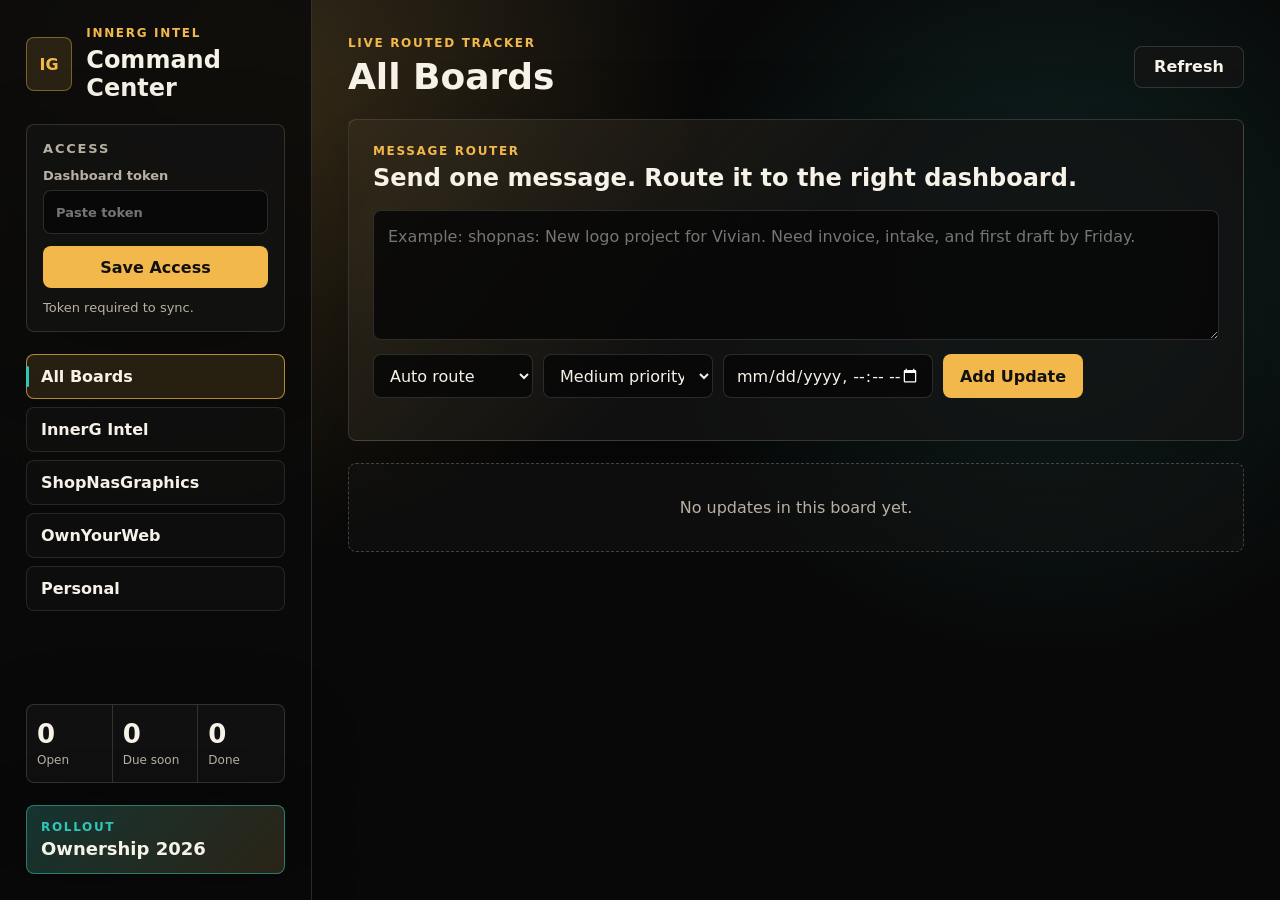
<file: index.html>
<!doctype html>
<html lang="en">
  <head>
    <meta charset="utf-8" />
    <meta name="viewport" content="width=device-width, initial-scale=1" />
    <title>InnerG Command Center</title>
    <link rel="stylesheet" href="styles.css" />
  </head>
  <body>
    <div class="app-shell">
      <aside class="sidebar">
        <div class="brand-block">
          <span class="brand-mark">IG</span>
          <div>
            <p class="eyebrow">InnerG Intel</p>
            <h1>Command Center</h1>
          </div>
        </div>

        <section class="access-panel">
          <p class="eyebrow">Access</p>
          <label>
            <span>Dashboard token</span>
            <input id="access-token" type="password" placeholder="Paste token" autocomplete="off" />
          </label>
          <button id="save-token" type="button">Save Access</button>
          <p id="access-status">Token required to sync across devices.</p>
        </section>

        <nav class="board-tabs" aria-label="Dashboard boards">
          <button class="board-tab is-active" data-board="all" type="button">All Boards</button>
          <button class="board-tab" data-board="eco" type="button">InnerG Intel</button>
          <button class="board-tab" data-board="shopnasgfx" type="button">ShopNasGraphics</button>
          <button class="board-tab" data-board="ownyourweb" type="button">OwnYourWeb</button>
          <button class="board-tab" data-board="energy" type="button">Personal</button>
        </nav>

        <section class="stats-panel">
          <div><strong id="stat-open">0</strong><span>Open</span></div>
          <div><strong id="stat-due">0</strong><span>Due soon</span></div>
          <div><strong id="stat-done">0</strong><span>Done</span></div>
        </section>

        <a class="rollout-link" href="rollouts/ownership-2026/">
          <span>Rollout</span>
          <strong>Ownership 2026</strong>
        </a>
      </aside>

      <main class="workspace">
        <header class="topbar">
          <div>
            <p class="eyebrow">Live routed tracker</p>
            <h2 id="board-title">All Boards</h2>
          </div>
          <button id="refresh" class="secondary-button" type="button">Refresh</button>
        </header>

        <section class="quick-add">
          <div>
            <p class="eyebrow">Message router</p>
            <h2>Send one message. Route it to the right dashboard.</h2>
          </div>
          <form id="quick-form">
            <textarea id="quick-message" placeholder="Example: shopnas: New logo project for Vivian. Need invoice, intake, and first draft by Friday." required></textarea>
            <div class="form-row">
              <select id="manual-board">
                <option value="auto">Auto route</option>
                <option value="eco">InnerG Intel</option>
                <option value="shopnasgfx">ShopNasGraphics</option>
                <option value="ownyourweb">OwnYourWeb</option>
                <option value="energy">Personal</option>
              </select>
              <select id="priority">
                <option value="medium">Medium priority</option>
                <option value="high">High priority</option>
                <option value="low">Low priority</option>
              </select>
              <input id="due-at" type="datetime-local" />
              <button type="submit">Add Update</button>
            </div>
          </form>
          <p id="form-status" role="status"></p>
        </section>

        <section class="board-grid" id="board-grid"></section>
      </main>
    </div>

    <template id="item-template">
      <article class="item-card">
        <div class="item-meta">
          <span class="board-pill"></span>
          <span class="priority-pill"></span>
          <span class="status-pill"></span>
        </div>
        <h3></h3>
        <p class="item-body"></p>
        <div class="item-footer">
          <time></time>
          <div class="item-actions">
            <button class="status-button" data-status="active" type="button">Active</button>
            <button class="status-button" data-status="waiting" type="button">Waiting</button>
            <button class="status-button" data-status="done" type="button">Done</button>
          </div>
        </div>
      </article>
    </template>

    <script src="config.js"></script>
    <script src="app.js"></script>
  </body>
</html>
</file>
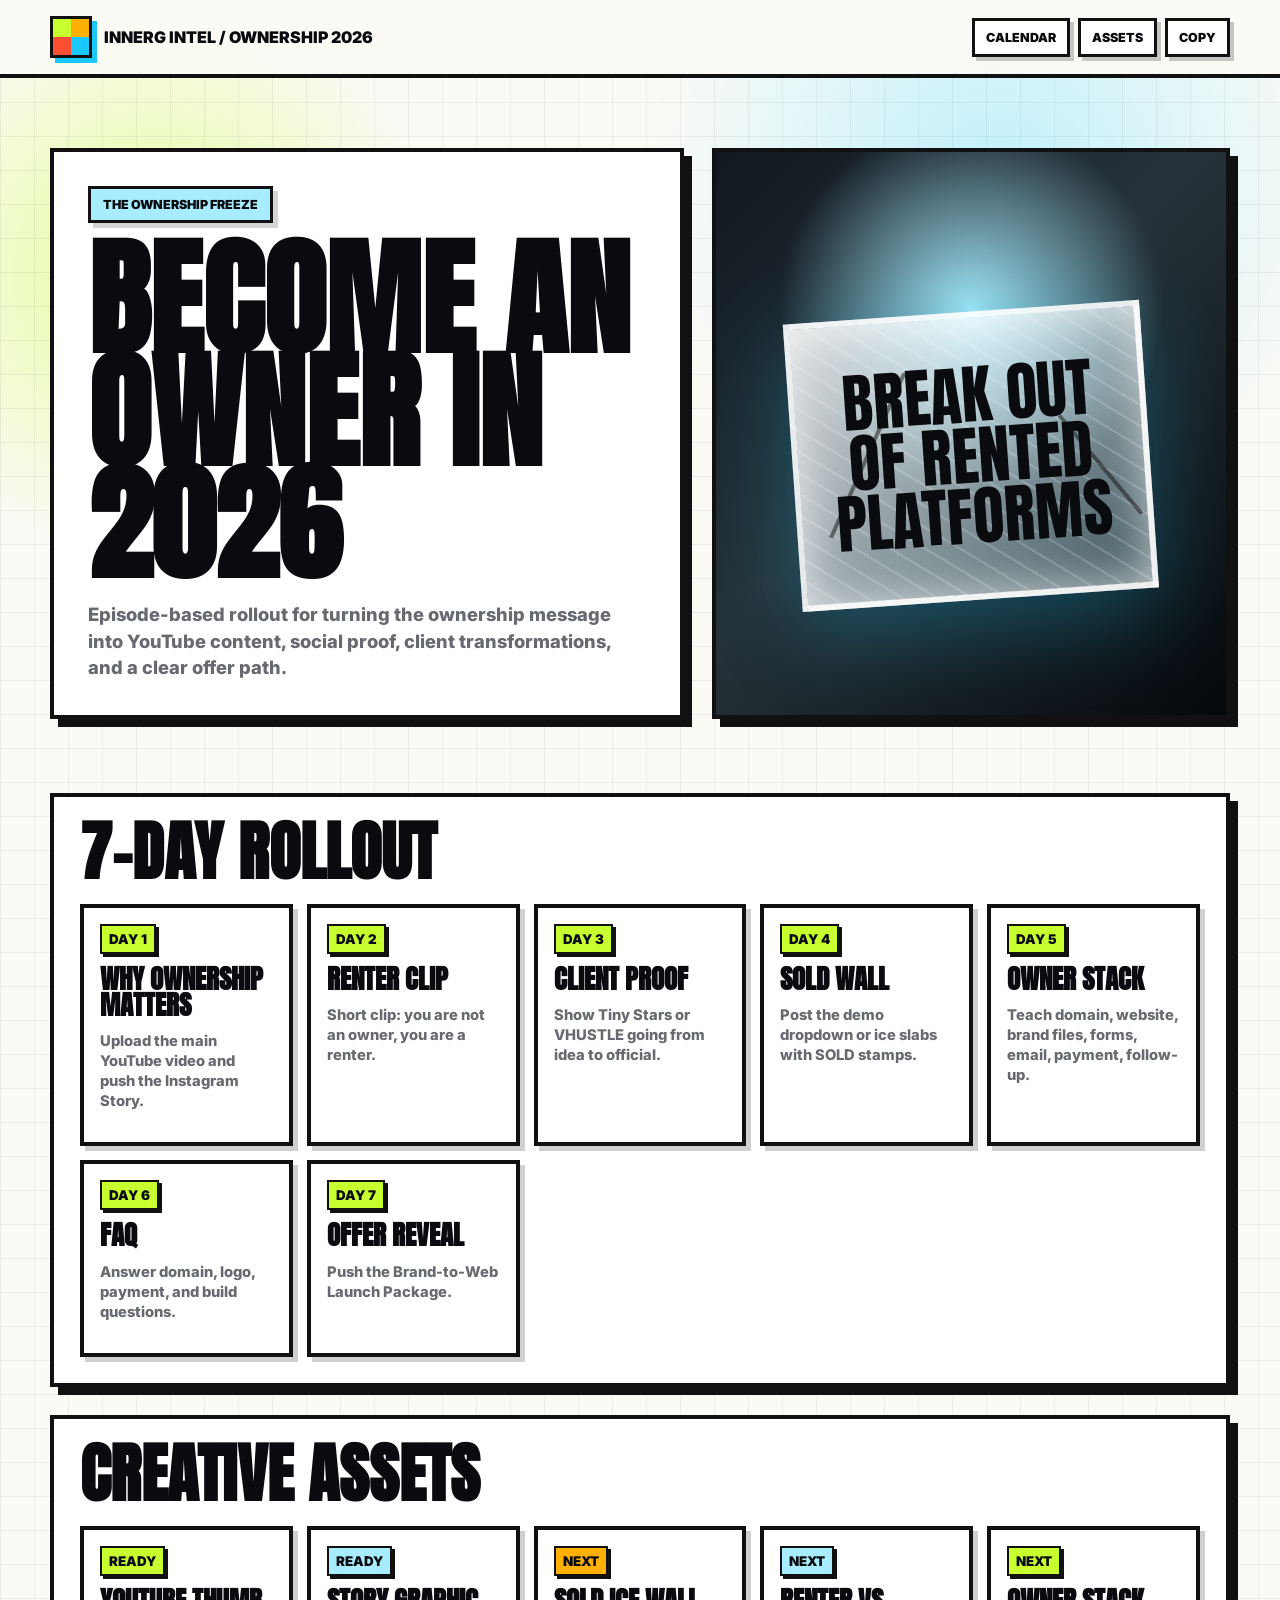
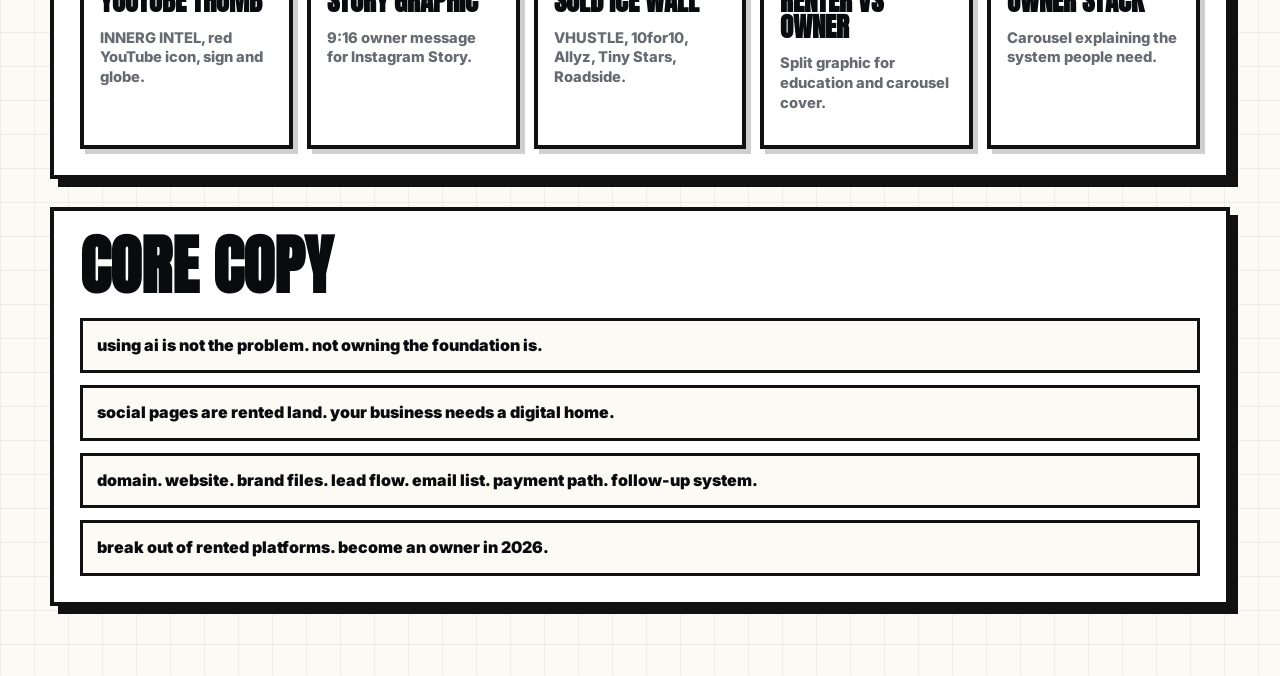
<file: rollouts/ownership-2026/index.html>
<!DOCTYPE html>
<html lang="en">
<head>
  <meta charset="UTF-8">
  <meta name="viewport" content="width=device-width, initial-scale=1.0">
  <title>Ownership 2026 Rollout Command Center</title>
  <link rel="preconnect" href="https://fonts.googleapis.com">
  <link rel="preconnect" href="https://fonts.gstatic.com" crossorigin>
  <link href="https://fonts.googleapis.com/css2?family=Anton&family=Inter:wght@500;700;800;900&display=swap" rel="stylesheet">
  <style>
    :root {
      --ink: #090b0e;
      --paper: #fbfaf5;
      --white: #ffffff;
      --muted: #676a70;
      --line: #111111;
      --ice: #a8edff;
      --cyan: #18c8ff;
      --lime: #c8ff2e;
      --orange: #ffb000;
      --coral: #ff4f32;
      --shadow: 8px 8px 0 var(--line);
    }

    * { box-sizing: border-box; }

    html {
      background: var(--paper);
      scroll-behavior: smooth;
    }

    body {
      margin: 0;
      color: var(--ink);
      font-family: Inter, Arial, sans-serif;
      background:
        linear-gradient(90deg, rgba(9,11,14,.055) 1px, transparent 1px),
        linear-gradient(180deg, rgba(9,11,14,.055) 1px, transparent 1px),
        radial-gradient(circle at 78% 8%, rgba(168,237,255,.7), transparent 22rem),
        radial-gradient(circle at 12% 12%, rgba(200,255,46,.45), transparent 18rem),
        var(--paper);
      background-size: 34px 34px, 34px 34px, auto, auto, auto;
    }

    a { color: inherit; }

    .wrap {
      width: min(1180px, calc(100% - 32px));
      margin: 0 auto;
    }

    header {
      border-bottom: 4px solid var(--line);
      background: rgba(251,250,245,.92);
      position: sticky;
      top: 0;
      z-index: 10;
      backdrop-filter: blur(12px);
    }

    .topbar {
      min-height: 74px;
      display: flex;
      align-items: center;
      justify-content: space-between;
      gap: 16px;
      flex-wrap: wrap;
    }

    .brand {
      display: flex;
      align-items: center;
      gap: 12px;
      font-weight: 1000;
      text-transform: uppercase;
    }

    .mark {
      width: 42px;
      height: 42px;
      display: grid;
      grid-template-columns: 1fr 1fr;
      border: 3px solid var(--line);
      box-shadow: 5px 5px 0 var(--cyan);
      background: var(--line);
    }

    .mark span:nth-child(1) { background: var(--lime); }
    .mark span:nth-child(2) { background: var(--orange); }
    .mark span:nth-child(3) { background: var(--coral); }
    .mark span:nth-child(4) { background: var(--cyan); }

    nav {
      display: flex;
      gap: 8px;
      flex-wrap: wrap;
      justify-content: flex-end;
    }

    nav a {
      border: 3px solid var(--line);
      background: var(--white);
      padding: 9px 11px;
      box-shadow: 4px 4px 0 rgba(17,17,17,.22);
      font-size: .78rem;
      font-weight: 900;
      text-decoration: none;
      text-transform: uppercase;
    }

    .hero {
      padding: 70px 0 44px;
      display: grid;
      grid-template-columns: minmax(0, 1.1fr) minmax(320px, .9fr);
      gap: 28px;
      align-items: stretch;
    }

    .hero-copy,
    .freeze-card,
    .panel,
    .day,
    .asset {
      border: 4px solid var(--line);
      background: var(--white);
      box-shadow: var(--shadow);
    }

    .hero-copy {
      padding: 34px;
    }

    .kicker {
      display: inline-flex;
      border: 3px solid var(--line);
      background: var(--ice);
      padding: 8px 12px;
      box-shadow: 5px 5px 0 rgba(17,17,17,.18);
      font-size: .78rem;
      font-weight: 1000;
      text-transform: uppercase;
    }

    h1,
    h2,
    h3 {
      font-family: Anton, Impact, sans-serif;
      letter-spacing: 0;
      text-transform: uppercase;
    }

    h1 {
      margin: 20px 0 0;
      max-width: 760px;
      font-size: clamp(4.6rem, 10vw, 8.5rem);
      line-height: .88;
    }

    .lead {
      margin: 20px 0 0;
      max-width: 700px;
      color: var(--muted);
      font-size: 1.15rem;
      font-weight: 800;
      line-height: 1.45;
    }

    .freeze-card {
      position: relative;
      min-height: 460px;
      overflow: hidden;
      background:
        radial-gradient(circle at 50% 28%, rgba(168,237,255,.95), transparent 12rem),
        linear-gradient(135deg, #111820, #26333a 45%, #05080b);
    }

    .ice-block {
      position: absolute;
      left: 50%;
      top: 54%;
      width: 70%;
      aspect-ratio: 1.24 / 1;
      transform: translate(-50%, -50%) rotate(-4deg);
      border: 6px solid rgba(255,255,255,.85);
      background:
        linear-gradient(135deg, rgba(255,255,255,.8), rgba(168,237,255,.28)),
        repeating-linear-gradient(35deg, rgba(255,255,255,.2) 0 2px, transparent 2px 18px);
      box-shadow: 0 24px 90px rgba(24,200,255,.28), inset 0 0 48px rgba(255,255,255,.75);
    }

    .ice-block::before,
    .ice-block::after {
      content: "";
      position: absolute;
      background: var(--line);
      opacity: .5;
      transform-origin: top left;
    }

    .ice-block::before {
      left: 32%;
      top: 18%;
      width: 4px;
      height: 180px;
      transform: rotate(28deg);
    }

    .ice-block::after {
      right: 23%;
      top: 38%;
      width: 4px;
      height: 128px;
      transform: rotate(-36deg);
    }

    .frozen-text {
      position: absolute;
      inset: 0;
      display: grid;
      place-items: center;
      text-align: center;
      padding: 34px;
      font-family: Anton, Impact, sans-serif;
      font-size: clamp(2.4rem, 5vw, 4rem);
      line-height: .95;
      text-transform: uppercase;
    }

    .sections {
      padding: 30px 0 70px;
      display: grid;
      gap: 28px;
    }

    .panel {
      padding: 26px;
    }

    .panel h2 {
      margin: 0;
      font-size: clamp(2.2rem, 5vw, 4.1rem);
      line-height: .92;
    }

    .grid {
      margin-top: 22px;
      display: grid;
      grid-template-columns: repeat(5, minmax(0, 1fr));
      gap: 14px;
    }

    .day,
    .asset {
      padding: 16px;
      box-shadow: 5px 5px 0 rgba(17,17,17,.2);
      min-height: 180px;
    }

    .day strong,
    .asset strong {
      display: block;
      font-family: Anton, Impact, sans-serif;
      font-size: 1.7rem;
      text-transform: uppercase;
      line-height: .95;
    }

    .day small,
    .asset small {
      display: inline-flex;
      margin-bottom: 12px;
      border: 2px solid var(--line);
      background: var(--lime);
      padding: 5px 7px;
      font-weight: 1000;
      text-transform: uppercase;
      box-shadow: 3px 3px 0 var(--line);
    }

    .day p,
    .asset p {
      color: var(--muted);
      font-size: .92rem;
      font-weight: 800;
      line-height: 1.35;
    }

    .asset:nth-child(2n) small { background: var(--ice); }
    .asset:nth-child(3n) small { background: var(--orange); }

    .copy-box {
      margin-top: 22px;
      display: grid;
      gap: 12px;
    }

    .copy-box p {
      border: 3px solid var(--line);
      background: var(--paper);
      margin: 0;
      padding: 14px;
      font-weight: 900;
      line-height: 1.35;
    }

    @media (max-width: 980px) {
      .hero {
        grid-template-columns: 1fr;
      }

      .grid {
        grid-template-columns: repeat(2, minmax(0, 1fr));
      }
    }

    @media (max-width: 620px) {
      h1 {
        font-size: 4.2rem;
      }

      .grid {
        grid-template-columns: 1fr;
      }

      .topbar {
        align-items: flex-start;
        padding: 14px 0;
      }
    }
  </style>
</head>
<body>
  <header>
    <div class="wrap topbar">
      <div class="brand">
        <span class="mark" aria-hidden="true"><span></span><span></span><span></span><span></span></span>
        <span>INNERG INTEL / OWNERSHIP 2026</span>
      </div>
      <nav aria-label="Rollout navigation">
        <a href="#calendar">Calendar</a>
        <a href="#assets">Assets</a>
        <a href="#copy">Copy</a>
      </nav>
    </div>
  </header>

  <main>
    <section class="wrap hero">
      <div class="hero-copy">
        <span class="kicker">The Ownership Freeze</span>
        <h1>Become An Owner In 2026</h1>
        <p class="lead">Episode-based rollout for turning the ownership message into YouTube content, social proof, client transformations, and a clear offer path.</p>
      </div>
      <div class="freeze-card" aria-label="Frozen domain concept">
        <div class="ice-block">
          <div class="frozen-text">break out of rented platforms</div>
        </div>
      </div>
    </section>

    <div class="wrap sections">
      <section class="panel" id="calendar">
        <h2>7-Day Rollout</h2>
        <div class="grid">
          <article class="day"><small>Day 1</small><strong>Why Ownership Matters</strong><p>Upload the main YouTube video and push the Instagram Story.</p></article>
          <article class="day"><small>Day 2</small><strong>Renter Clip</strong><p>Short clip: you are not an owner, you are a renter.</p></article>
          <article class="day"><small>Day 3</small><strong>Client Proof</strong><p>Show Tiny Stars or VHUSTLE going from idea to official.</p></article>
          <article class="day"><small>Day 4</small><strong>Sold Wall</strong><p>Post the demo dropdown or ice slabs with SOLD stamps.</p></article>
          <article class="day"><small>Day 5</small><strong>Owner Stack</strong><p>Teach domain, website, brand files, forms, email, payment, follow-up.</p></article>
          <article class="day"><small>Day 6</small><strong>FAQ</strong><p>Answer domain, logo, payment, and build questions.</p></article>
          <article class="day"><small>Day 7</small><strong>Offer Reveal</strong><p>Push the Brand-to-Web Launch Package.</p></article>
        </div>
      </section>

      <section class="panel" id="assets">
        <h2>Creative Assets</h2>
        <div class="grid">
          <article class="asset"><small>Ready</small><strong>YouTube Thumb</strong><p>INNERG INTEL, red YouTube icon, sign and globe.</p></article>
          <article class="asset"><small>Ready</small><strong>Story Graphic</strong><p>9:16 owner message for Instagram Story.</p></article>
          <article class="asset"><small>Next</small><strong>Sold Ice Wall</strong><p>VHUSTLE, 10for10, Allyz, Tiny Stars, Roadside.</p></article>
          <article class="asset"><small>Next</small><strong>Renter vs Owner</strong><p>Split graphic for education and carousel cover.</p></article>
          <article class="asset"><small>Next</small><strong>Owner Stack</strong><p>Carousel explaining the system people need.</p></article>
        </div>
      </section>

      <section class="panel" id="copy">
        <h2>Core Copy</h2>
        <div class="copy-box">
          <p>using ai is not the problem. not owning the foundation is.</p>
          <p>social pages are rented land. your business needs a digital home.</p>
          <p>domain. website. brand files. lead flow. email list. payment path. follow-up system.</p>
          <p>break out of rented platforms. become an owner in 2026.</p>
        </div>
      </section>
    </div>
  </main>
</body>
</html>
</file>
<file: styles.css>
:root {
  color-scheme: dark;
  --bg: #080808;
  --panel: rgba(20, 20, 20, 0.78);
  --panel-2: rgba(27, 27, 27, 0.92);
  --surface: #101010;
  --line: rgba(255, 255, 255, 0.14);
  --text: #f7f2e8;
  --muted: #b8b0a3;
  --accent: #f2b84b;
  --accent-2: #31c7b7;
  --green: #47d18c;
  --blue: #7aa7ff;
  --rose: #ef8daa;
  --shadow: 0 22px 80px rgba(0, 0, 0, 0.24);
}

* { box-sizing: border-box; }

body {
  margin: 0;
  min-height: 100vh;
  background:
    radial-gradient(circle at 20% 12%, rgba(242, 184, 75, 0.18), transparent 28rem),
    radial-gradient(circle at 82% 30%, rgba(49, 199, 183, 0.16), transparent 24rem),
    linear-gradient(135deg, rgba(255, 255, 255, 0.035), transparent 34rem),
    var(--bg);
  color: var(--text);
  font-family: Inter, ui-sans-serif, system-ui, -apple-system, BlinkMacSystemFont, "Segoe UI", sans-serif;
}

button, input, select, textarea { font: inherit; }

.app-shell {
  display: grid;
  grid-template-columns: 312px minmax(0, 1fr);
  min-height: 100vh;
}

.sidebar {
  position: sticky;
  top: 0;
  display: flex;
  flex-direction: column;
  gap: 22px;
  height: 100vh;
  padding: 26px;
  background: rgba(10, 10, 10, 0.84);
  backdrop-filter: blur(18px);
  border-right: 1px solid var(--line);
}

.brand-block {
  display: flex;
  align-items: center;
  gap: 14px;
}

.brand-mark {
  display: grid;
  place-items: center;
  width: 54px;
  height: 54px;
  border: 1px solid rgba(242, 184, 75, 0.42);
  border-radius: 8px;
  background: rgba(242, 184, 75, 0.12);
  color: var(--accent);
  font-weight: 900;
  letter-spacing: 0;
}

.eyebrow {
  margin: 0 0 6px;
  color: var(--accent);
  font-size: 12px;
  font-weight: 800;
  letter-spacing: 0.14em;
  text-transform: uppercase;
}

h1, h2, h3, p { margin-top: 0; }
h1 { margin-bottom: 0; font-size: 24px; letter-spacing: 0; }

.access-panel,
.stats-panel,
.quick-add,
.item-card {
  border: 1px solid var(--line);
  border-radius: 8px;
  background: var(--panel);
  box-shadow: var(--shadow);
}

.access-panel {
  display: grid;
  gap: 12px;
  padding: 16px;
  background: rgba(20, 20, 20, 0.72);
}

label {
  display: grid;
  gap: 7px;
  color: var(--muted);
  font-size: 13px;
  font-weight: 750;
}

input, select, textarea {
  width: 100%;
  border: 1px solid var(--line);
  border-radius: 8px;
  background: rgba(8, 8, 8, 0.86);
  color: var(--text);
  outline: none;
}

input, select { height: 44px; padding: 0 12px; }
textarea { min-height: 130px; padding: 14px; resize: vertical; line-height: 1.5; }

input:focus, select:focus, textarea:focus {
  border-color: rgba(242, 184, 75, 0.78);
  box-shadow: 0 0 0 3px rgba(242, 184, 75, 0.1);
}

button {
  min-height: 42px;
  border: 1px solid var(--line);
  border-radius: 8px;
  background: var(--panel-2);
  color: var(--text);
  cursor: pointer;
}

.access-panel button,
.quick-add button {
  border-color: rgba(242, 184, 75, 0.78);
  background: var(--accent);
  color: #111111;
  font-weight: 900;
}

button:hover,
button:focus-visible {
  outline: none;
  border-color: rgba(242, 184, 75, 0.75);
  background: rgba(242, 184, 75, 0.14);
}

.access-panel button:hover,
.access-panel button:focus-visible,
.quick-add button:hover,
.quick-add button:focus-visible {
  background: #ffd06d;
  color: #111111;
}

.access-panel p,
#form-status {
  margin-bottom: 0;
  color: var(--muted);
  font-size: 13px;
}

.board-tabs {
  display: grid;
  gap: 8px;
}

.board-tab {
  position: relative;
  padding: 12px 14px;
  border-color: rgba(255, 255, 255, 0.1);
  background: rgba(20, 20, 20, 0.52);
  text-align: left;
  font-weight: 820;
  letter-spacing: 0;
}

.board-tab.is-active {
  border-color: rgba(242, 184, 75, 0.7);
  background: rgba(242, 184, 75, 0.12);
  color: var(--text);
}

.board-tab.is-active::before {
  content: "";
  position: absolute;
  top: 11px;
  bottom: 11px;
  left: -1px;
  width: 3px;
  border-radius: 999px;
  background: var(--accent-2);
}

.stats-panel {
  display: grid;
  grid-template-columns: repeat(3, 1fr);
  overflow: hidden;
  margin-top: auto;
  background: rgba(20, 20, 20, 0.7);
}

.stats-panel div {
  padding: 14px 10px;
  border-right: 1px solid var(--line);
}

.stats-panel div:last-child { border-right: 0; }
.stats-panel strong { display: block; font-size: 26px; }
.stats-panel span { color: var(--muted); font-size: 12px; }

.rollout-link {
  display: grid;
  gap: 4px;
  padding: 14px;
  border: 1px solid rgba(49, 199, 183, 0.52);
  border-radius: 8px;
  background:
    linear-gradient(135deg, rgba(49, 199, 183, 0.2), rgba(242, 184, 75, 0.12)),
    rgba(20, 20, 20, 0.72);
  color: var(--text);
  text-decoration: none;
  box-shadow: var(--shadow);
}

.rollout-link span {
  color: var(--accent-2);
  font-size: 12px;
  font-weight: 900;
  letter-spacing: 0.14em;
  text-transform: uppercase;
}

.rollout-link strong {
  font-size: 18px;
}

.workspace {
  min-width: 0;
  padding: 36px;
}

.topbar {
  display: flex;
  align-items: center;
  justify-content: space-between;
  gap: 18px;
  margin-bottom: 22px;
}

.topbar h2 { margin-bottom: 0; font-size: 36px; }
.secondary-button {
  min-width: 110px;
  background: rgba(20, 20, 20, 0.7);
  font-weight: 850;
}

.quick-add {
  display: grid;
  gap: 18px;
  margin-bottom: 22px;
  padding: 24px;
  background:
    linear-gradient(135deg, rgba(242, 184, 75, 0.12), transparent 46%),
    rgba(20, 20, 20, 0.78);
}

.quick-add h2 { margin-bottom: 0; font-size: 24px; }

.form-row {
  display: grid;
  grid-template-columns: 160px 170px 210px 140px;
  gap: 10px;
  margin-top: 10px;
}

.board-grid {
  display: grid;
  grid-template-columns: repeat(2, minmax(0, 1fr));
  gap: 16px;
}

.item-card {
  position: relative;
  padding: 18px;
  background: rgba(20, 20, 20, 0.74);
  overflow: hidden;
}

.item-card::before {
  content: "";
  position: absolute;
  inset: 0 0 auto;
  height: 3px;
  background: linear-gradient(90deg, var(--accent), var(--accent-2));
  opacity: 0.86;
}

.item-meta {
  display: flex;
  flex-wrap: wrap;
  gap: 8px;
  margin-bottom: 14px;
}

.board-pill,
.priority-pill,
.status-pill {
  display: inline-flex;
  align-items: center;
  min-height: 26px;
  padding: 0 10px;
  border-radius: 8px;
  font-size: 12px;
  font-weight: 850;
  letter-spacing: 0.04em;
  text-transform: uppercase;
}

.board-pill { background: rgba(49, 199, 183, 0.14); color: #92f0e6; }
.priority-pill { background: rgba(242, 184, 75, 0.14); color: #ffd98a; }
.priority-pill.high { background: rgba(239, 141, 170, 0.16); color: #ffc0d2; }
.priority-pill.low { background: rgba(71, 209, 140, 0.14); color: #a9f4ce; }
.status-pill { background: rgba(255, 255, 255, 0.08); color: var(--muted); }

.item-card h3 { margin-bottom: 10px; font-size: 23px; }
.item-body { color: #d9d2c9; line-height: 1.58; white-space: pre-wrap; }

.item-footer {
  display: flex;
  align-items: center;
  justify-content: space-between;
  gap: 12px;
  margin-top: 18px;
}

time { color: var(--muted); font-size: 13px; }

.item-actions {
  display: flex;
  flex-wrap: wrap;
  gap: 8px;
}

.status-button {
  min-height: 34px;
  padding: 0 10px;
  color: var(--muted);
  background: rgba(8, 8, 8, 0.68);
}

.empty-state {
  grid-column: 1 / -1;
  padding: 34px;
  border: 1px dashed rgba(255, 255, 255, 0.22);
  border-radius: 8px;
  color: var(--muted);
  text-align: center;
  background: rgba(20, 20, 20, 0.52);
}

@media (max-width: 980px) {
  .app-shell { grid-template-columns: 1fr; }
  .sidebar { position: static; height: auto; }
  .board-grid { grid-template-columns: 1fr; }
}

@media (max-width: 720px) {
  .workspace, .sidebar { padding: 18px; }
  .topbar { align-items: stretch; flex-direction: column; }
  .form-row { grid-template-columns: 1fr; }
  .item-footer { align-items: flex-start; flex-direction: column; }
}
</file>
